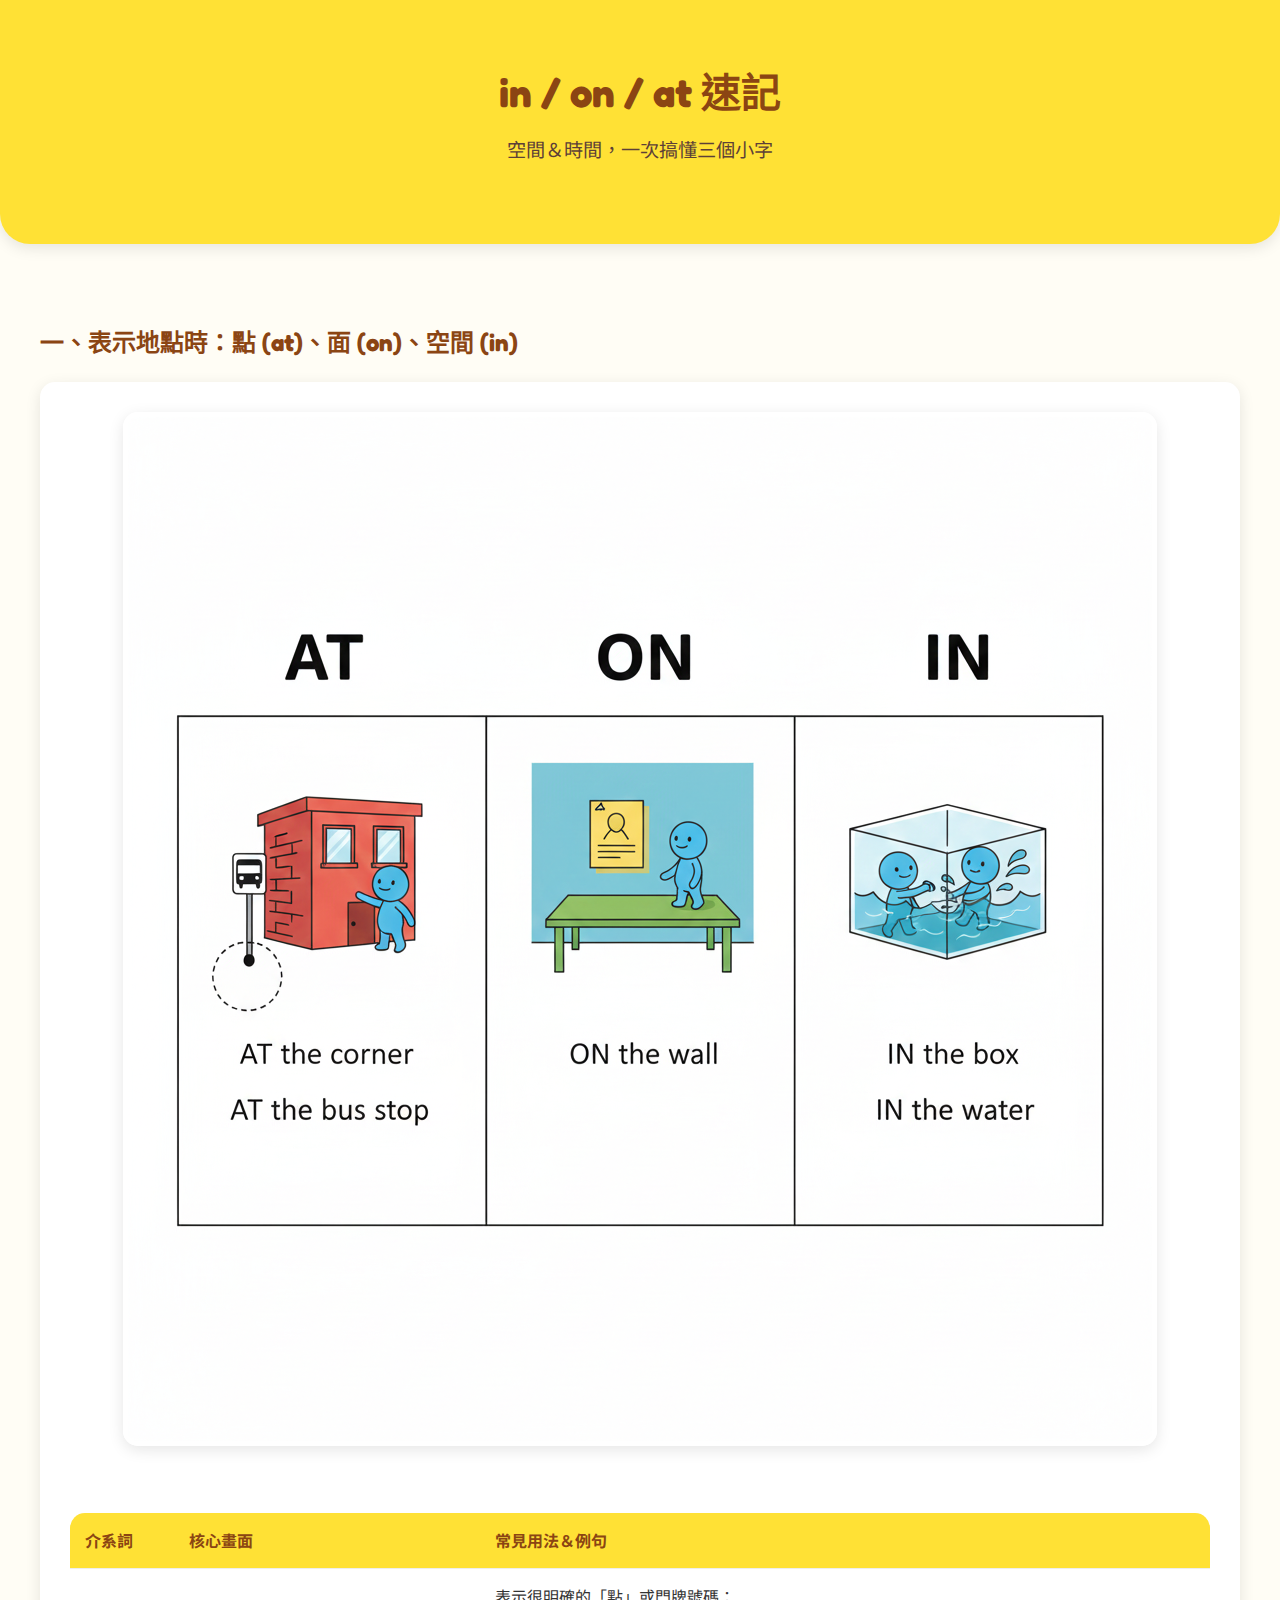
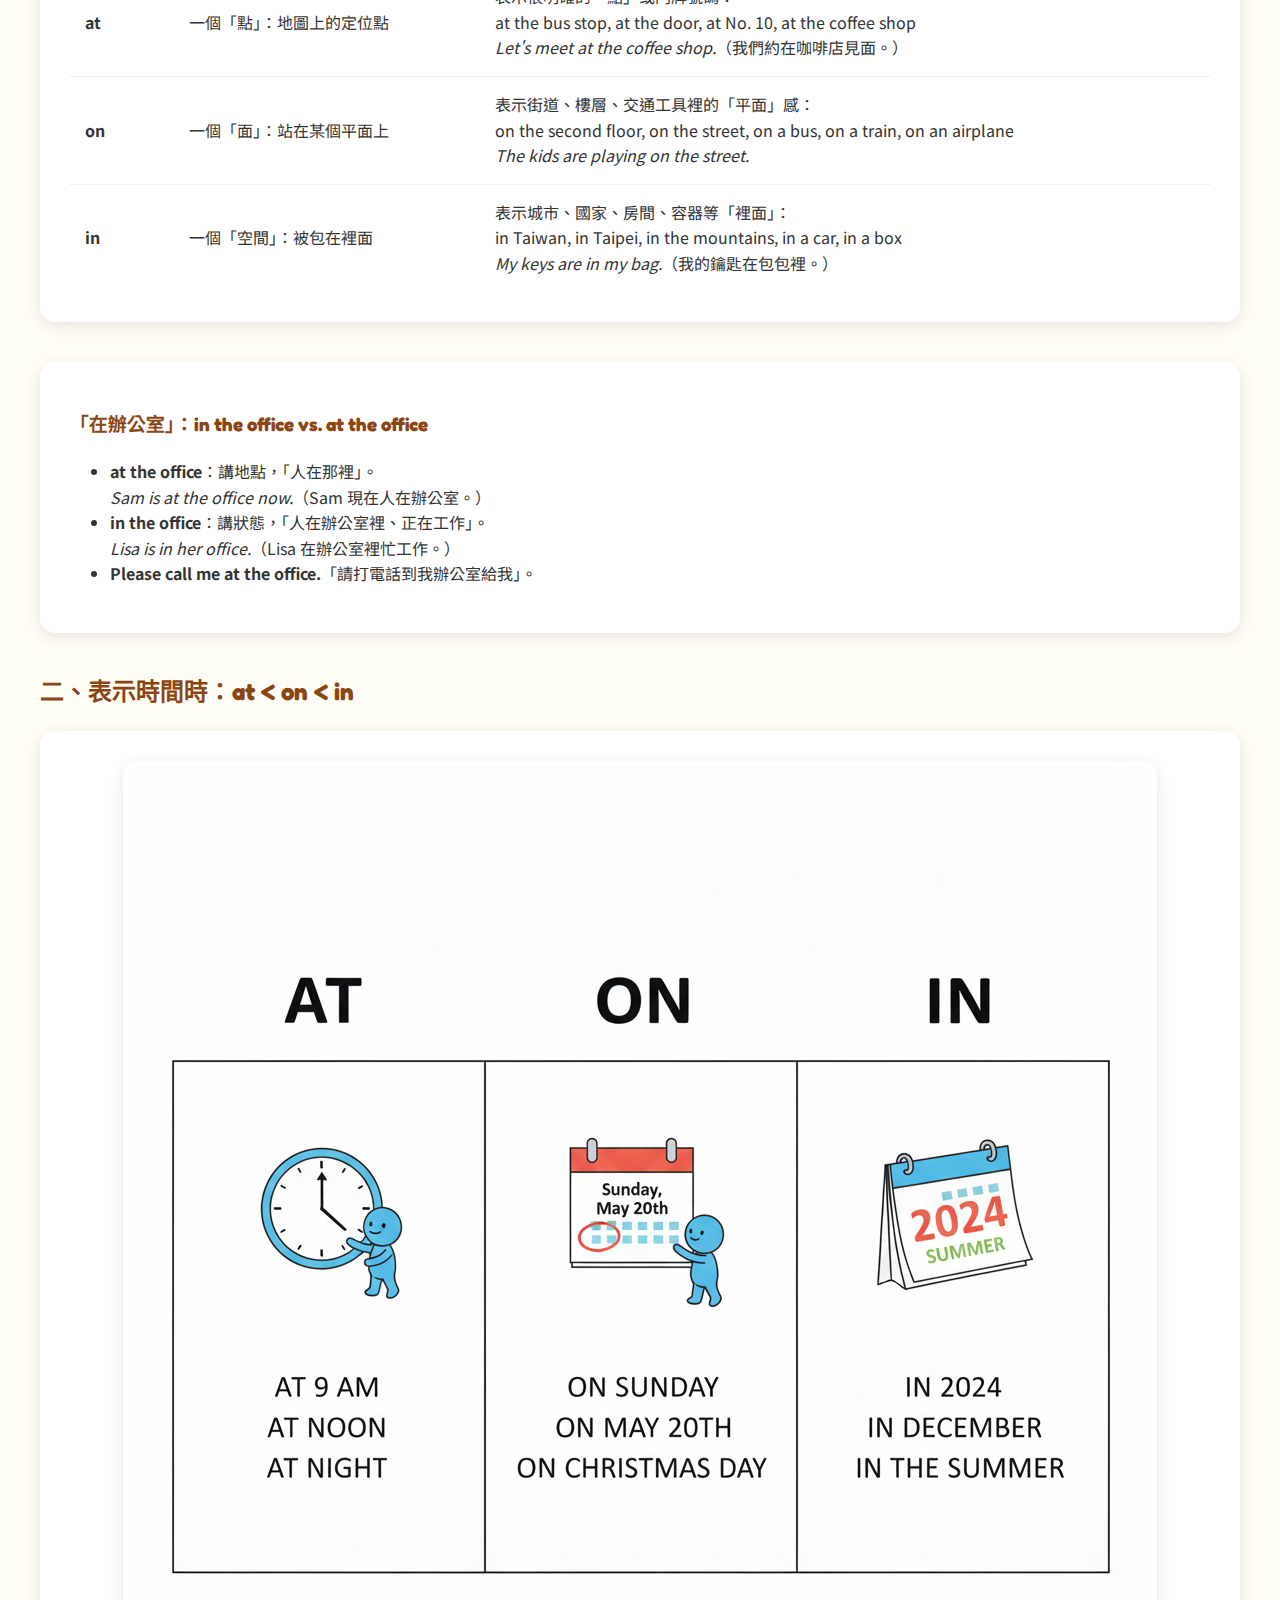
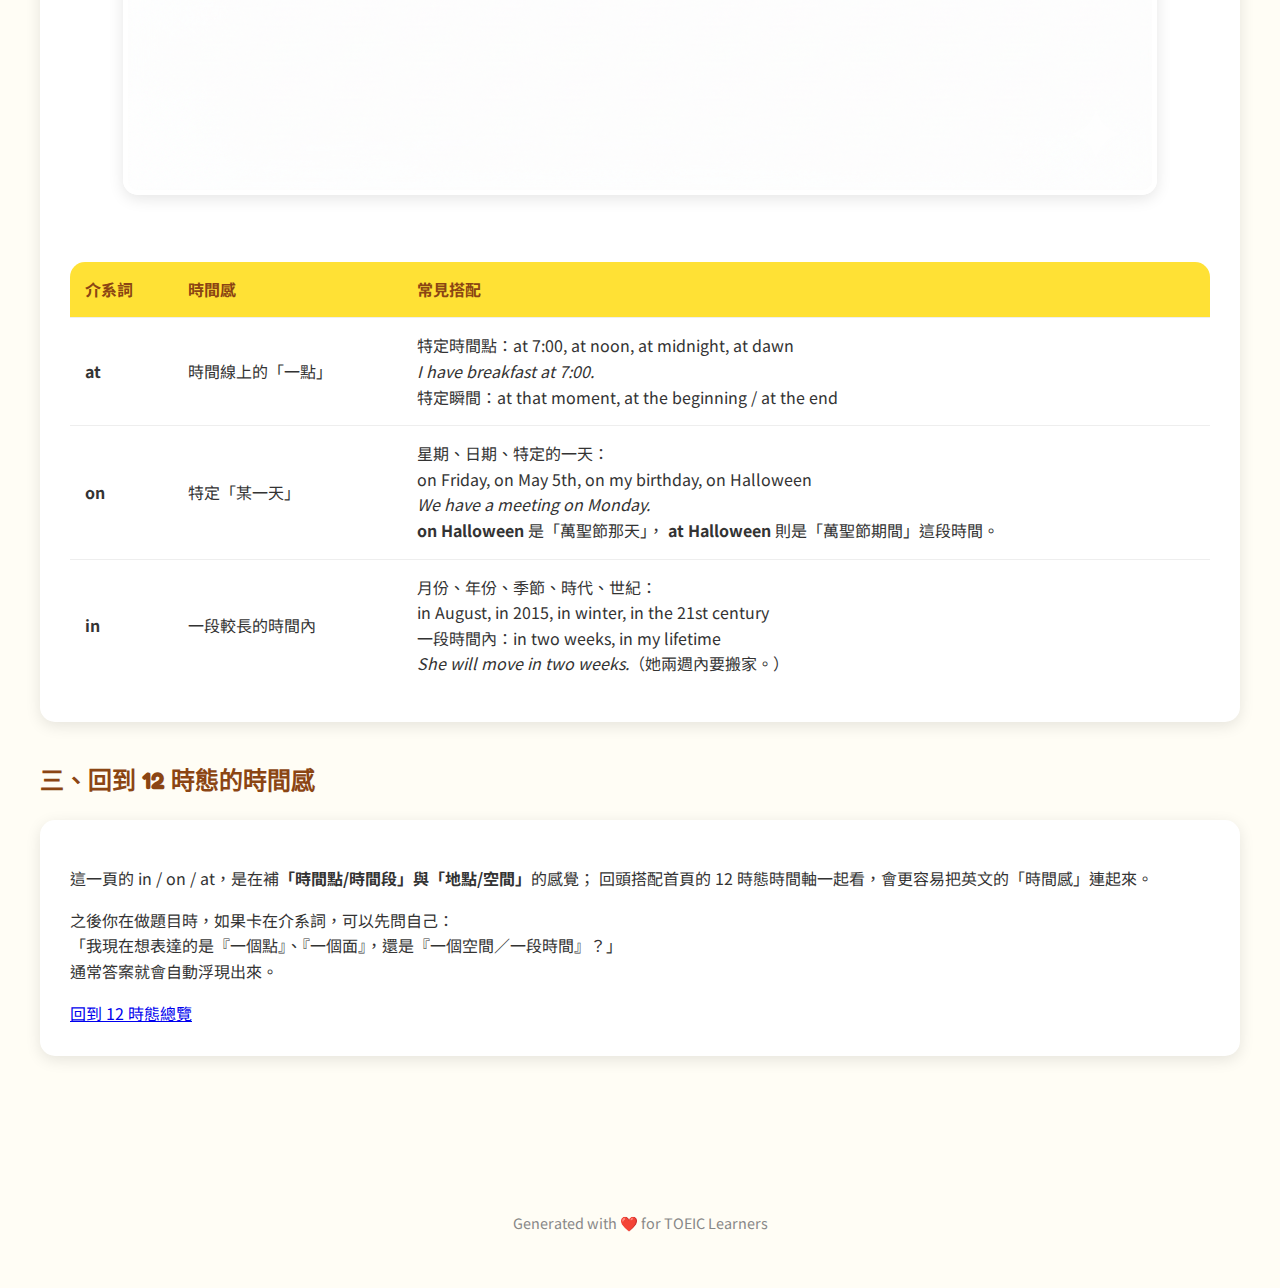
<file: docs/prepositions.html>
<!DOCTYPE html>
<html lang="zh-TW">
<head>
    <meta charset="UTF-8">
    <meta name="viewport" content="width=device-width, initial-scale=1.0">
    <title>in / on / at 速記</title>
    <link rel="preconnect" href="https://fonts.googleapis.com">
    <link rel="preconnect" href="https://fonts.gstatic.com" crossorigin>
    <link href="https://fonts.googleapis.com/css2?family=Noto+Sans+TC:wght@400;700&family=Fredoka:wght@400;600&display=swap" rel="stylesheet">
    <link rel="stylesheet" href="style.css">
</head>
<body>
    <header>
        <div class="container">
            <h1>in / on / at 速記</h1>
            <p>空間＆時間，一次搞懂三個小字</p>
        </div>
    </header>

    <main class="container">
        <section>
            <h2>一、表示地點時：點 (at)、面 (on)、空間 (in)</h2>
            <div class="card">
                <div class="illustration-break illustration-break--small">
                    <img src="img/preposition_space.png" alt="in / on / at 空間用法示意圖">
                </div>
                <div class="table-responsive">
                    <table>
                        <thead>
                            <tr>
                                <th>介系詞</th>
                                <th>核心畫面</th>
                                <th>常見用法＆例句</th>
                            </tr>
                        </thead>
                        <tbody>
                            <tr>
                                <td><strong>at</strong></td>
                                <td>一個「點」：地圖上的定位點</td>
                                <td>
                                    表示很明確的「點」或門牌號碼：<br>
                                    at the bus stop, at the door, at No. 10, at the coffee shop<br>
                                    <em>Let's meet at the coffee shop.</em>（我們約在咖啡店見面。）
                                </td>
                            </tr>
                            <tr>
                                <td><strong>on</strong></td>
                                <td>一個「面」：站在某個平面上</td>
                                <td>
                                    表示街道、樓層、交通工具裡的「平面」感：<br>
                                    on the second floor, on the street, on a bus, on a train, on an airplane<br>
                                    <em>The kids are playing on the street.</em>
                                </td>
                            </tr>
                            <tr>
                                <td><strong>in</strong></td>
                                <td>一個「空間」：被包在裡面</td>
                                <td>
                                    表示城市、國家、房間、容器等「裡面」：<br>
                                    in Taiwan, in Taipei, in the mountains, in a car, in a box<br>
                                    <em>My keys are in my bag.</em>（我的鑰匙在包包裡。）
                                </td>
                            </tr>
                        </tbody>
                    </table>
                </div>
            </div>

            <div class="card">
                <h3>「在辦公室」：in the office vs. at the office</h3>
                <ul>
                    <li><strong>at the office</strong>：講地點，「人在那裡」。<br>
                        <em>Sam is at the office now.</em>（Sam 現在人在辦公室。）
                    </li>
                    <li><strong>in the office</strong>：講狀態，「人在辦公室裡、正在工作」。<br>
                        <em>Lisa is in her office.</em>（Lisa 在辦公室裡忙工作。）
                    </li>
                    <li><strong>Please call me at the office.</strong>「請打電話到我辦公室給我」。<br>
                    </li>
                </ul>
            </div>
        </section>

        <section>
            <h2>二、表示時間時：at &lt; on &lt; in</h2>
            <div class="card">
                <div class="illustration-break illustration-break--small">
                    <img src="img/preposition_time.png" alt="in / on / at 時間用法示意圖">
                </div>
                <div class="table-responsive">
                    <table>
                        <thead>
                            <tr>
                                <th>介系詞</th>
                                <th>時間感</th>
                                <th>常見搭配</th>
                            </tr>
                        </thead>
                        <tbody>
                            <tr>
                                <td><strong>at</strong></td>
                                <td>時間線上的「一點」</td>
                                <td>
                                    特定時間點：at 7:00, at noon, at midnight, at dawn<br>
                                    <em>I have breakfast at 7:00.</em><br>
                                    特定瞬間：at that moment, at the beginning / at the end
                                </td>
                            </tr>
                            <tr>
                                <td><strong>on</strong></td>
                                <td>特定「某一天」</td>
                                <td>
                                    星期、日期、特定的一天：<br>
                                    on Friday, on May 5th, on my birthday, on Halloween<br>
                                    <em>We have a meeting on Monday.</em><br>
                                    <strong>on Halloween</strong> 是「萬聖節那天」，
                                    <strong>at Halloween</strong> 則是「萬聖節期間」這段時間。
                                </td>
                            </tr>
                            <tr>
                                <td><strong>in</strong></td>
                                <td>一段較長的時間內</td>
                                <td>
                                    月份、年份、季節、時代、世紀：<br>
                                    in August, in 2015, in winter, in the 21st century<br>
                                    一段時間內：in two weeks, in my lifetime<br>
                                    <em>She will move in two weeks.</em>（她兩週內要搬家。）
                                </td>
                            </tr>
                        </tbody>
                    </table>
                </div>
            </div>
        </section>

        <section>
            <h2>三、回到 12 時態的時間感</h2>
            <div class="card">
                <p>
                    這一頁的 in / on / at，是在補<strong>「時間點/時間段」與「地點/空間」</strong>的感覺；
                    回頭搭配首頁的 12 時態時間軸一起看，會更容易把英文的「時間感」連起來。
                </p>
                <p>
                    之後你在做題目時，如果卡在介系詞，可以先問自己：<br>
                    「我現在想表達的是『一個點』、『一個面』，還是『一個空間／一段時間』？」<br>
                    通常答案就會自動浮現出來。
                </p>
                <a class="btn-concept" href="index.html">回到 12 時態總覽</a>
            </div>
        </section>
    </main>

    <footer>
        <p>Generated with ❤️ for TOEIC Learners</p>
    </footer>
</body>
</html>
</file>
<file: docs/style.css>
:root {
    --primary-color: #FFE135; /* Banana Yellow */
    --secondary-color: #FFD700; /* Darker Yellow */
    --accent-color: #8B4513; /* Brown for text/accents */
    --bg-color: #FFFDF5; /* Creamy white */
    --card-bg: #FFFFFF;
    --text-color: #333333;
    --border-radius: 15px;
    --shadow: 0 4px 15px rgba(0,0,0,0.1);
}

body {
    font-family: 'Noto Sans TC', sans-serif;
    background-color: var(--bg-color);
    color: var(--text-color);
    margin: 0;
    padding: 0;
    line-height: 1.6;
}

h1, h2, h3, h4 {
    font-family: 'Fredoka', sans-serif;
    color: var(--accent-color);
}

.container {
    max-width: 1200px;
    margin: 0 auto;
    padding: 20px;
}

header {
    background-color: var(--primary-color);
    padding: 40px 0;
    text-align: center;
    border-bottom-left-radius: 30px;
    border-bottom-right-radius: 30px;
    box-shadow: var(--shadow);
    margin-bottom: 40px;
}

header h1 {
    margin: 0;
    font-size: 2.5rem;
    color: var(--accent-color);
}

header p {
    font-size: 1.2rem;
    color: #5d4037;
    margin-top: 10px;
}

/* Illustrations */
.illustration-banner, .illustration-break {
    text-align: center;
    margin-bottom: 40px;
}

.illustration-banner img, .illustration-break img {
    max-width: 100%;
    border-radius: var(--border-radius);
    box-shadow: var(--shadow);
    border: 5px solid #fff;
}

/* Cards */
.card {
    background: var(--card-bg);
    border-radius: var(--border-radius);
    padding: 30px;
    box-shadow: var(--shadow);
    margin-bottom: 40px;
}

/* Tables */
.table-responsive {
    overflow-x: auto;
}

table {
    width: 100%;
    border-collapse: collapse;
    margin-top: 20px;
    background: white;
    border-radius: var(--border-radius);
    overflow: hidden; /* For border radius on table */
}

th, td {
    padding: 15px;
    text-align: left;
    border-bottom: 1px solid #eee;
}

th {
    background-color: var(--primary-color);
    color: var(--accent-color);
    font-weight: bold;
}

tr:last-child td {
    border-bottom: none;
}

tr:hover {
    background-color: #fffde7;
}

/* Grammar Grid */
.grammar-grid {
    display: grid;
    grid-template-columns: repeat(auto-fit, minmax(300px, 1fr));
    gap: 30px;
}

.grammar-card {
    background: var(--card-bg);
    border-radius: var(--border-radius);
    padding: 25px;
    box-shadow: var(--shadow);
    border-top: 5px solid var(--primary-color);
    transition: transform 0.3s ease;
}

.grammar-card:hover {
    transform: translateY(-5px);
}

.grammar-card h3 {
    text-align: center;
    border-bottom: 2px dashed var(--primary-color);
    padding-bottom: 10px;
    margin-top: 0;
}

.tense-block {
    margin-bottom: 20px;
    padding: 15px;
    background-color: #f9f9f9;
    border-radius: 10px;
}

.tense-block h4 {
    margin: 0 0 10px 0;
    color: #666;
    font-size: 1rem;
}

.example {
    font-style: italic;
    color: #444;
    margin-bottom: 10px;
    padding-left: 10px;
    border-left: 3px solid var(--secondary-color);
}

.rule {
    background-color: #fff;
    padding: 10px;
    border-radius: 8px;
    border: 1px solid #eee;
    font-size: 0.9rem;
}

.rule strong {
    display: block;
    color: var(--accent-color);
    margin-bottom: 5px;
}

.rule p {
    margin: 0;
    color: #666;
}

/* Story section */
.story-grid {
    display: grid;
    grid-template-columns: repeat(auto-fit, minmax(280px, 1fr));
    gap: 24px;
    margin-bottom: 40px;
}

.story-card {
    background: var(--card-bg);
    border-radius: var(--border-radius);
    padding: 24px 20px;
    box-shadow: var(--shadow);
    border-left: 6px solid var(--secondary-color);
}

.story-card h3 {
    margin-top: 0;
    margin-bottom: 12px;
}

.story-card ul {
    list-style: none;
    padding: 0;
    margin: 0;
}

.story-card li {
    margin-bottom: 14px;
    padding-bottom: 12px;
    border-bottom: 1px dashed #eee;
}

.story-card li:last-child {
    border-bottom: none;
    margin-bottom: 0;
    padding-bottom: 0;
}

.story-time {
    display: inline-block;
    font-size: 0.85rem;
    color: #aa7b00;
    background: #fff8e1;
    padding: 2px 8px;
    border-radius: 999px;
    margin-bottom: 4px;
}

.story-en {
    margin: 4px 0;
    font-style: italic;
}

.story-zh {
    margin: 0;
    font-size: 0.95rem;
    color: #444;
}

/* Timeline section */
.timeline-section {
    margin-top: 40px;
}

.timeline-section h3 {
    margin-bottom: 10px;
}

.timeline-intro {
    font-size: 0.95rem;
    color: #555;
    margin-bottom: 20px;
}

.timeline-group {
    margin-bottom: 26px;
    padding: 18px 16px;
    border-radius: 12px;
    background: #fffef5;
    border: 1px dashed #ffecb3;
}

.timeline-group h4 {
    margin: 0 0 10px 0;
}

.timeline-row {
    display: flex;
    flex-direction: column;
    gap: 6px;
}

.timeline-line {
    position: relative;
    display: flex;
    align-items: center;
    gap: 6px;
    font-size: 0.8rem;
    color: #777;
    padding: 6px 10px;
    border-radius: 999px;
    background: linear-gradient(135deg, #fffbe6, #fff3e0);
    box-shadow: 0 3px 8px rgba(0,0,0,0.06);
}

.timeline-label {
    white-space: nowrap;
}

.timeline-segment {
    position: relative;
    height: 4px;
    border-radius: 999px;
    background: #ffe082;
    flex: 1;
    box-shadow: inset 0 0 0 1px rgba(255, 193, 7, 0.4);
}

.segment-past {
    background: #ffe082;
}

.segment-future {
    background: #ffe082;
}

.segment-past-long {
    flex: 2;
}

.segment-future-short {
    flex: 1;
}

.segment-past-short {
    flex: 1;
}

.segment-future-long {
    flex: 2;
}

.timeline-segment::before {
    content: "";
    position: absolute;
    left: 0;
    right: 0;
    top: -6px;
    height: 1px;
    border-top: 1px dashed rgba(255, 167, 38, 0.8);
}

.timeline-segment::after {
    content: "";
    position: absolute;
    left: 0;
    right: 0;
    top: -11px;
    height: 1px;
    border-top: 1px dashed rgba(255, 224, 130, 0.7);
}

.timeline-now {
    padding: 2px 8px;
    border-radius: 999px;
    background: linear-gradient(145deg, #ffca28, #ffb300);
    color: #5d4037;
    font-size: 0.7rem;
    font-weight: bold;
    white-space: nowrap;
    box-shadow: 0 2px 4px rgba(0,0,0,0.18);
}

.timeline-tags {
    display: flex;
    justify-content: space-between;
    gap: 8px;
    margin-top: 10px;
    position: relative;
}

.timeline-tag {
    border-radius: 999px;
    padding: 6px 10px;
    font-size: 0.78rem;
    background: #fff;
    border: 1px solid #ffe082;
    color: #5d4037;
    text-align: center;
    min-width: 0;
}

.timeline-tag small {
    display: block;
    font-size: 0.68rem;
    color: #777;
}

.tag-simple {
    background: #fffde7;
}

.tag-continuous {
    background: #e3f2fd;
}

.tag-perfect {
    background: #f3e5f5;
}

.tag-perfect-continuous {
    background: #e8f5e9;
}

/* 方式二：放大膠囊，改用長條呈現持續時間感 */
.capsule-mode {
    margin-top: 10px;
}

.timeline-line-past-now-future {
    margin-bottom: 12px;
}

.timeline-capsules {
    display: flex;
    flex-direction: column;
    gap: 10px;
    margin-top: 6px;
}

.timeline-capsule {
    display: inline-flex;
    align-items: center;
    justify-content: space-between;
    border-radius: 999px;
    padding: 6px 14px;
    font-size: 0.8rem;
    border: 1px solid #ffe082;
    background: #fff;
    box-shadow: 0 2px 6px rgba(0,0,0,0.06);
    position: relative;
    overflow: hidden;
}

.timeline-capsule small {
    font-size: 0.7rem;
    color: #666;
}

.capsule-simple {
    width: 32%;
    background: linear-gradient(90deg, #fffde7, #ffe082);
}

.capsule-continuous {
    width: 46%;
    background: linear-gradient(90deg, #e3f2fd, #90caf9);
}

.capsule-perfect {
    width: 60%;
    background: linear-gradient(90deg, #f3e5f5, #ce93d8);
}

.capsule-perfect-continuous {
    width: 78%;
    background: linear-gradient(90deg, #e8f5e9, #a5d6a7);
}

.timeline-capsule::before {
    content: "";
    position: absolute;
    left: 0;
    top: 0;
    bottom: 0;
    width: 18px;
    background: rgba(255, 255, 255, 0.4);
    filter: blur(4px);
}

footer {
    text-align: center;
    padding: 40px 0;
    color: #888;
    font-size: 0.9rem;
    margin-top: 40px;
}

/* Responsive adjustments */
@media (max-width: 768px) {
    header h1 {
        font-size: 2rem;
    }
    
    .grammar-grid {
        grid-template-columns: 1fr;
    }

    .story-grid {
        grid-template-columns: 1fr;
    }

    .timeline-tags {
        flex-wrap: wrap;
        justify-content: flex-start;
    }
}
</file>
